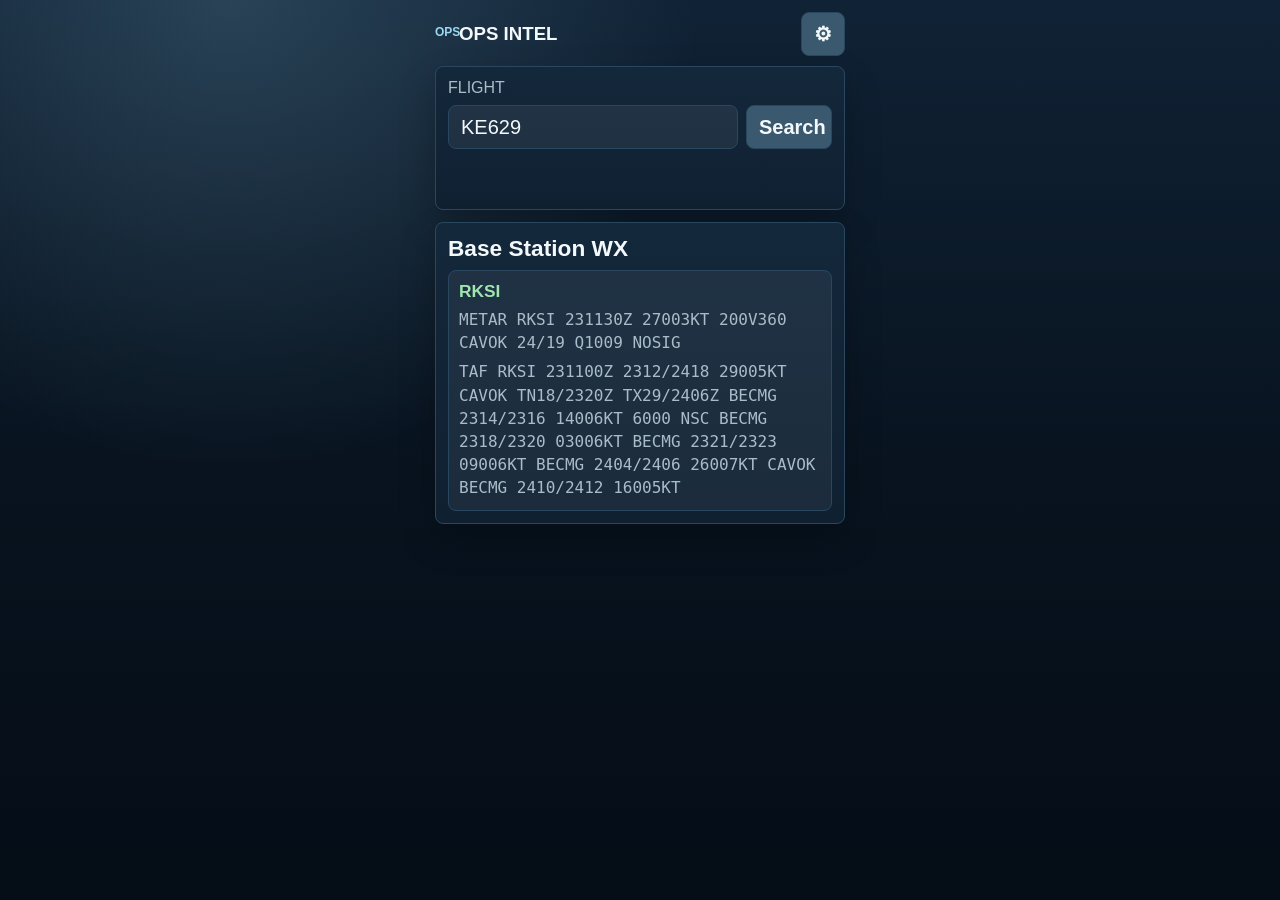
<file: docs/index.html>
<!doctype html>
<html lang="en">
<head>
  <meta charset="utf-8">
  <meta name="viewport" content="width=device-width, initial-scale=1">
  <title>OPS INTEL Pilot Briefing</title>
  <style>
    :root{color-scheme:dark;--bg:#08131f;--soft:#102235;--card:#14283b;--card2:#0f2031;--line:#29485f;--text:#f3f8fb;--muted:#a9bdc9;--accent:#9bd8f2;--ok:#9ee6ae;--warn:#f6d77b;--bad:#f2a39b;--shadow:0 16px 36px rgba(0,0,0,.24);--r:8px;--fs:15pt}
    *{box-sizing:border-box}body{margin:0;min-height:100vh;background:radial-gradient(circle at 18% 0%,rgba(155,216,242,.18),transparent 34%),linear-gradient(180deg,var(--soft),var(--bg) 52%,#050d17);color:var(--text);font-family:"Segoe UI",Arial,sans-serif;font-size:var(--fs)}button,input{font:inherit}button{cursor:pointer}.shell{width:min(430px,100%);min-height:100vh;margin:0 auto;padding:12px 10px 20px}.top{display:flex;align-items:center;justify-content:space-between;min-height:40px;margin-bottom:10px}.top strong{position:relative;padding-left:24px;font-size:14pt}.top strong:before{content:"OPS";position:absolute;left:0;top:2px;color:var(--accent);font-size:9pt}.card,.search,.settings{width:100%;border:1px solid var(--line);border-radius:var(--r);background:linear-gradient(180deg,var(--card),var(--card2));box-shadow:var(--shadow);padding:12px;margin-bottom:12px}.search{display:grid;gap:8px}.row{display:grid;grid-template-columns:minmax(0,1fr) 86px;gap:8px}input,button{min-height:44px;border:1px solid var(--line);border-radius:var(--r);background:rgba(255,255,255,.06);color:var(--text);padding:0 12px}button{background:color-mix(in srgb,var(--accent) 28%,var(--card));font-weight:700}label,.muted,.wx pre,.event p,.event li{color:var(--muted)}label{font-size:12pt;text-transform:uppercase}.hidden{display:none!important}.risk{border-radius:6px;padding:5px 8px;background:color-mix(in srgb,var(--ok) 38%,transparent);color:var(--ok);font-size:11pt;font-weight:800}.risk.medium{background:color-mix(in srgb,var(--warn) 36%,transparent);color:var(--warn)}.risk.high,.risk.critical{background:color-mix(in srgb,var(--bad) 34%,transparent);color:var(--bad)}.head{display:flex;justify-content:space-between;gap:10px}.head h1,.head h2{margin:0;font-size:17pt}.chips{display:flex;flex-wrap:wrap;gap:6px;margin:10px 0}.chips span{border:1px solid var(--line);border-radius:999px;background:rgba(255,255,255,.05);padding:5px 8px;color:var(--muted);font-size:11pt}.wx,.mini{border:1px solid var(--line);border-radius:var(--r);background:rgba(255,255,255,.05);padding:10px;margin-top:8px}.wx strong,.mini strong{display:block;color:var(--ok);font-size:13pt}.wx pre{white-space:pre-wrap;overflow-wrap:anywhere;margin:6px 0 0;font:12pt/1.45 "Segoe UI","Roboto Mono",Consolas,monospace}.threats{padding:0;overflow:hidden}.threats>h2{margin:0;padding:12px 12px 6px;font-size:15pt}.threat{border-top:1px solid var(--line);padding:10px 12px}.threat h3{display:flex;gap:8px;margin:0;color:var(--text);font-size:13pt}.rank{color:var(--warn);font-weight:800}.event{border-top:1px solid var(--line);margin-top:8px;padding-top:8px}.event summary{display:grid;grid-template-columns:minmax(0,1fr) auto;gap:8px;align-items:center;cursor:pointer}.event em{display:block;color:var(--muted);font-style:normal;font-size:11pt}.event h4{margin:10px 0;color:var(--text);font-size:15pt}.settingsOverlay{position:fixed;inset:0;z-index:20;display:grid;place-items:center;padding:18px;background:rgba(2,8,14,.68);backdrop-filter:blur(8px)}.settings{max-height:min(640px,calc(100vh - 36px));overflow:auto;margin:0}.panelHead,.settingLine,.stationItem{display:flex;align-items:center;justify-content:space-between;gap:10px}.settingLine,.stationItem{border:1px solid var(--line);border-radius:var(--r);background:rgba(255,255,255,.05);padding:10px;margin:10px 0}.switch{display:inline-flex;align-items:center;gap:8px}.switch input{position:absolute;opacity:0}.track{position:relative;width:48px;height:26px;border:1px solid var(--line);border-radius:999px;background:#6f8394}.thumb{position:absolute;left:3px;top:2px;width:20px;height:20px;border-radius:50%;background:#fff;transition:transform .16s}.switch input:checked+.track{background:var(--accent)}.switch input:checked+.track .thumb{transform:translateX(21px)}body.light{color-scheme:light;--bg:#f7fbfc;--soft:#eef8fb;--card:#fff;--card2:#f5fbfd;--line:#cfe3ec;--text:#20313a;--muted:#5b7380;--accent:#8ecae6;--ok:#3e9b61;--warn:#c79a2b;--bad:#d77c73;--shadow:0 14px 30px rgba(116,150,160,.18)}@media(max-width:360px){.row{grid-template-columns:1fr}}
  </style>
</head>
<body>
  <main class="shell">
    <header class="top"><strong>OPS INTEL</strong><button id="settingsBtn" aria-label="Settings">&#9881;</button></header>
    <section id="settings" class="settingsOverlay hidden" role="dialog" aria-modal="true">
      <div class="settings">
        <div class="panelHead"><h2>Settings</h2><button id="closeSettings">&times;</button></div>
        <div class="settingLine"><span>Theme</span><label class="switch"><input id="themeToggle" type="checkbox"><span class="track"><span class="thumb"></span></span><b id="themeLabel">Dark</b></label></div>
        <div class="settingLine"><span>Event Database</span><b id="eventCount">Loading...</b></div>
        <form id="stationForm"><label for="stationInput">Base Station</label><div class="row"><input id="stationInput" placeholder="RKSI" maxlength="4"><button id="stationSave">Add</button></div></form>
        <div id="stationList"></div>
      </div>
    </section>
    <section class="search"><label for="flightInput">Flight</label><div class="row"><input id="flightInput" value="KE629"><button id="searchBtn">Search</button></div><p id="status" class="muted"></p></section>
    <section id="baseWx"></section>
    <section id="briefing" class="hidden"></section>
  </main>
  <script>
    const DATA = {};
    const $ = id => document.getElementById(id);
    const esc = v => String(v ?? "").replace(/[&<>"']/g, c => ({'&':'&amp;','<':'&lt;','>':'&gt;','"':'&quot;',"'":'&#39;'}[c]));
    const norm = v => String(v||"").trim().toUpperCase().replace(/[^A-Z0-9]/g,"").slice(0,4);
    const read = (k,d) => { try { return JSON.parse(localStorage.getItem(k)) ?? d } catch { return d } };
    const stations = () => { const s = read("opsIntelBaseStations", ["RKSI"]).map(norm).filter(x=>x.length===4); return s.length?s:["RKSI"] };
    const saveStations = s => localStorage.setItem("opsIntelBaseStations", JSON.stringify([...new Set(s.map(norm).filter(x=>x.length===4))]));
    const severity = v => (v||0)>=5?"Critical":(v||0)>=4?"High":(v||0)>=3?"Medium":"Low";
    const riskLevel = tags => tags.includes("WINDSHEAR")||["TSRA","CB","LOW_VISIBILITY","HEAVY_RAIN"].filter(x=>tags.includes(x)).length>=2?"HIGH":tags.some(x=>["TSRA","CB","LOW_VISIBILITY","HEAVY_RAIN","WET_RWY","GUST","TAILWIND","CROSSWIND","FOG"].includes(x))?"MEDIUM":"LOW";
    const weatherTags = text => { const t=(text||"").toUpperCase(), tags=[]; [["WINDSHEAR","WS"],["TSRA","TSRA"],["CB","CB"],["HEAVY_RAIN","+RA"],["WET_RWY","RA"],["GUST","G"],["FOG","FG"],["LOW_VISIBILITY"," 3000"],["CROSSWIND","KT"]].forEach(([a,b])=>{if(t.includes(b))tags.push(a)}); return [...new Set(tags)] };
    const threatTitle = tags => tags.includes("WET_RWY")?["Wet Runway Landing Performance","Wet runway and convective weather may reduce landing performance margin."]:tags.some(x=>["CONVECTIVE_WEATHER","TSRA","CB"].includes(x))?["Convective Weather Near Final Approach","Thunderstorm cells near final can rapidly reduce path, speed, and wind margin."]:tags.includes("UNSTABLE_APPROACH_RISK")?["Unstable Approach and Late Go-Around","High workload conditions increase continuation bias below stable approach gates."]:tags.includes("GPS_INTEGRITY")?["RNAV and GPS Integrity","Navigation integrity changes require a briefed backup approach and early reconfiguration."]:tags.includes("ETOPS")?["Long-Haul Diversion and System Margin","Long-haul sectors need early fuel, system, and alternate decision gates."]:["Route-Based Operational Threat","Similar route events suggest a targeted prevention review."];
    async function loadData(){ for (const name of ["routes","events","ops_intel","weather","status"]) DATA[name]=await fetch(`data/${name}.json`).then(r=>r.json()) }
    function applyTheme(v){ const light=v==="light"; document.body.classList.toggle("light",light); $("themeToggle").checked=light; $("themeLabel").textContent=light?"Light":"Dark"; localStorage.setItem("opsIntelTheme",light?"light":"dark") }
    function renderStations(){ $("stationList").innerHTML=stations().map(s=>`<div class="stationItem"><b>${s}</b><button data-edit="${s}">Edit</button><button data-del="${s}">Delete</button></div>`).join(""); document.querySelectorAll("[data-edit]").forEach(b=>b.onclick=()=>{$("stationInput").value=b.dataset.edit;$("stationSave").textContent="Save"}); document.querySelectorAll("[data-del]").forEach(b=>b.onclick=()=>{saveStations(stations().filter(s=>s!==b.dataset.del));renderStations();renderBaseWx()}) }
    function renderBaseWx(){ $("baseWx").innerHTML=`<article class="card"><div class="head"><h2>Base Station WX</h2></div>${stations().map(s=>{const wx=DATA.weather.stations[s]||{};return `<div class="wx"><strong>${s}</strong><pre>${esc(wx.metar||"METAR unavailable")}</pre><pre>${esc(wx.taf||"TAF unavailable")}</pre></div>`}).join("")}</article>` }
    function score(event, ctx, tags){ let s=0, et=event.tags||[]; if(event.airport_icao===ctx.arrival_icao)s+=25; if(event.runway&&event.runway===ctx.destination_runway)s+=15; if(tags.length)s+=Math.min(25,Math.round(25*tags.filter(x=>et.includes(x)).length/tags.length)); if(["VISUAL","RNAV","ILS"].includes(event.approach_type))s+=10; if(event.aircraft_category==="JET")s+=10; if(["APPROACH","LANDING"].includes(event.flight_phase))s+=10; if(et.some(x=>["UNSTABLE_APPROACH_RISK","CONVECTIVE_WEATHER","WET_RWY"].includes(x)))s+=5; return Math.min(s,100) }
    function renderBriefing(){ const q=$("flightInput").value.trim().toUpperCase()||"KE629", route=DATA.routes.routes[q]||DATA.routes.routes[`KE${parseInt(q.slice(2)||"629",10)}`]||DATA.routes.routes.KE629; const wx=DATA.weather.stations[route.arrival_icao]||{}; const tags=weatherTags(`${wx.metar} ${wx.taf}`); if(route.arrival_icao==="WADD") tags.push("WET_RWY","UNSTABLE_APPROACH_RISK"); const ctx={flight:q,route:`${route.departure_iata}-${route.arrival_iata}`,aircraft:route.aircraft_type||"Unknown",departure_icao:route.departure_icao,arrival_icao:route.arrival_icao,destination_runway:route.arrival_icao==="WADD"?"RWY09":"",risk:riskLevel(tags)}; const ranked=DATA.events.events.map(e=>[e,score(e,ctx,tags)]).filter(([e,s])=>e.airport_icao===ctx.arrival_icao||s>=35).sort((a,b)=>b[1]-a[1]).slice(0,18); const groups=[]; ranked.forEach(([e,sim])=>{const [title,desc]=threatTitle(e.tags||[]); let g=groups.find(x=>x.title===title); if(!g){g={title,desc,events:[]};groups.push(g)} if(g.events.length<4)g.events.push({...e,sim})}); $("baseWx").classList.add("hidden"); $("briefing").classList.remove("hidden"); $("briefing").innerHTML=`<article class="card"><div class="head"><div><h1>${ctx.flight} ${ctx.route}</h1><p class="muted">${ctx.departure_icao} -> ${ctx.arrival_icao} - ${ctx.aircraft}</p></div><b class="risk ${ctx.risk.toLowerCase()}">${ctx.risk}</b></div><div class="chips"><span>${ctx.destination_runway||"RWY TBD"}</span><span>${tags.join("/")||"ROUTE ONLY"}</span></div><div class="wx"><strong>METAR</strong><pre>${esc(wx.metar||"METAR unavailable")}</pre><strong>TAF</strong><pre>${esc(wx.taf||"TAF unavailable")}</pre></div></article><article class="card threats"><h2>Today's Top Threats</h2>${groups.slice(0,5).map((g,i)=>`<section class="threat"><h3><span class="rank">${i+1}</span>${esc(g.title)}</h3>${g.events.map(e=>`<details class="event"><summary><span><b>${esc(e.event_type||e.core_event||"Event")}</b><em>Events 1 - Similar ${e.sim}%</em></span><b class="risk ${severity(e.severity).toLowerCase()}">${severity(e.severity)}</b></summary><h4>${esc((e.event_date||"").slice(0,4))} ${esc(e.airport_iata||"")} ${esc(e.runway||"")} ${esc(e.aircraft_type||"")} | ${esc(e.lesson_keyword||"")}</h4><p>${esc(e.summary||g.desc)}</p><b>Contributing factors</b><ul>${(e.contributing_factors||[]).map(x=>`<li>${esc(x)}</li>`).join("")}</ul><b>Operational lessons</b><ul>${(e.operational_lessons||[]).map(x=>`<li>${esc(x)}</li>`).join("")}</ul></details>`).join("")}</section>`).join("")}</article>` }
    $("settingsBtn").onclick=()=>{$("settings").classList.remove("hidden");$("eventCount").textContent=`${DATA.status.events} events / ${DATA.status.ops_intel_items} intel`;renderStations();$("stationInput").focus()}; $("closeSettings").onclick=()=>$("settings").classList.add("hidden"); $("settings").onclick=e=>{if(e.target===$("settings"))$("settings").classList.add("hidden")}; $("themeToggle").onchange=()=>applyTheme($("themeToggle").checked?"light":"dark"); $("stationForm").onsubmit=e=>{e.preventDefault(); const v=norm($("stationInput").value); if(v.length!==4)return; saveStations([...stations().filter(s=>s!==v),v]); $("stationInput").value=""; $("stationSave").textContent="Add"; $("settings").classList.add("hidden"); renderBaseWx()}; $("searchBtn").onclick=renderBriefing; $("flightInput").onkeydown=e=>{if(e.key==="Enter")renderBriefing()}; loadData().then(()=>{applyTheme(localStorage.getItem("opsIntelTheme")||"dark"); renderBaseWx()});
  </script>
</body>
</html>
</file>
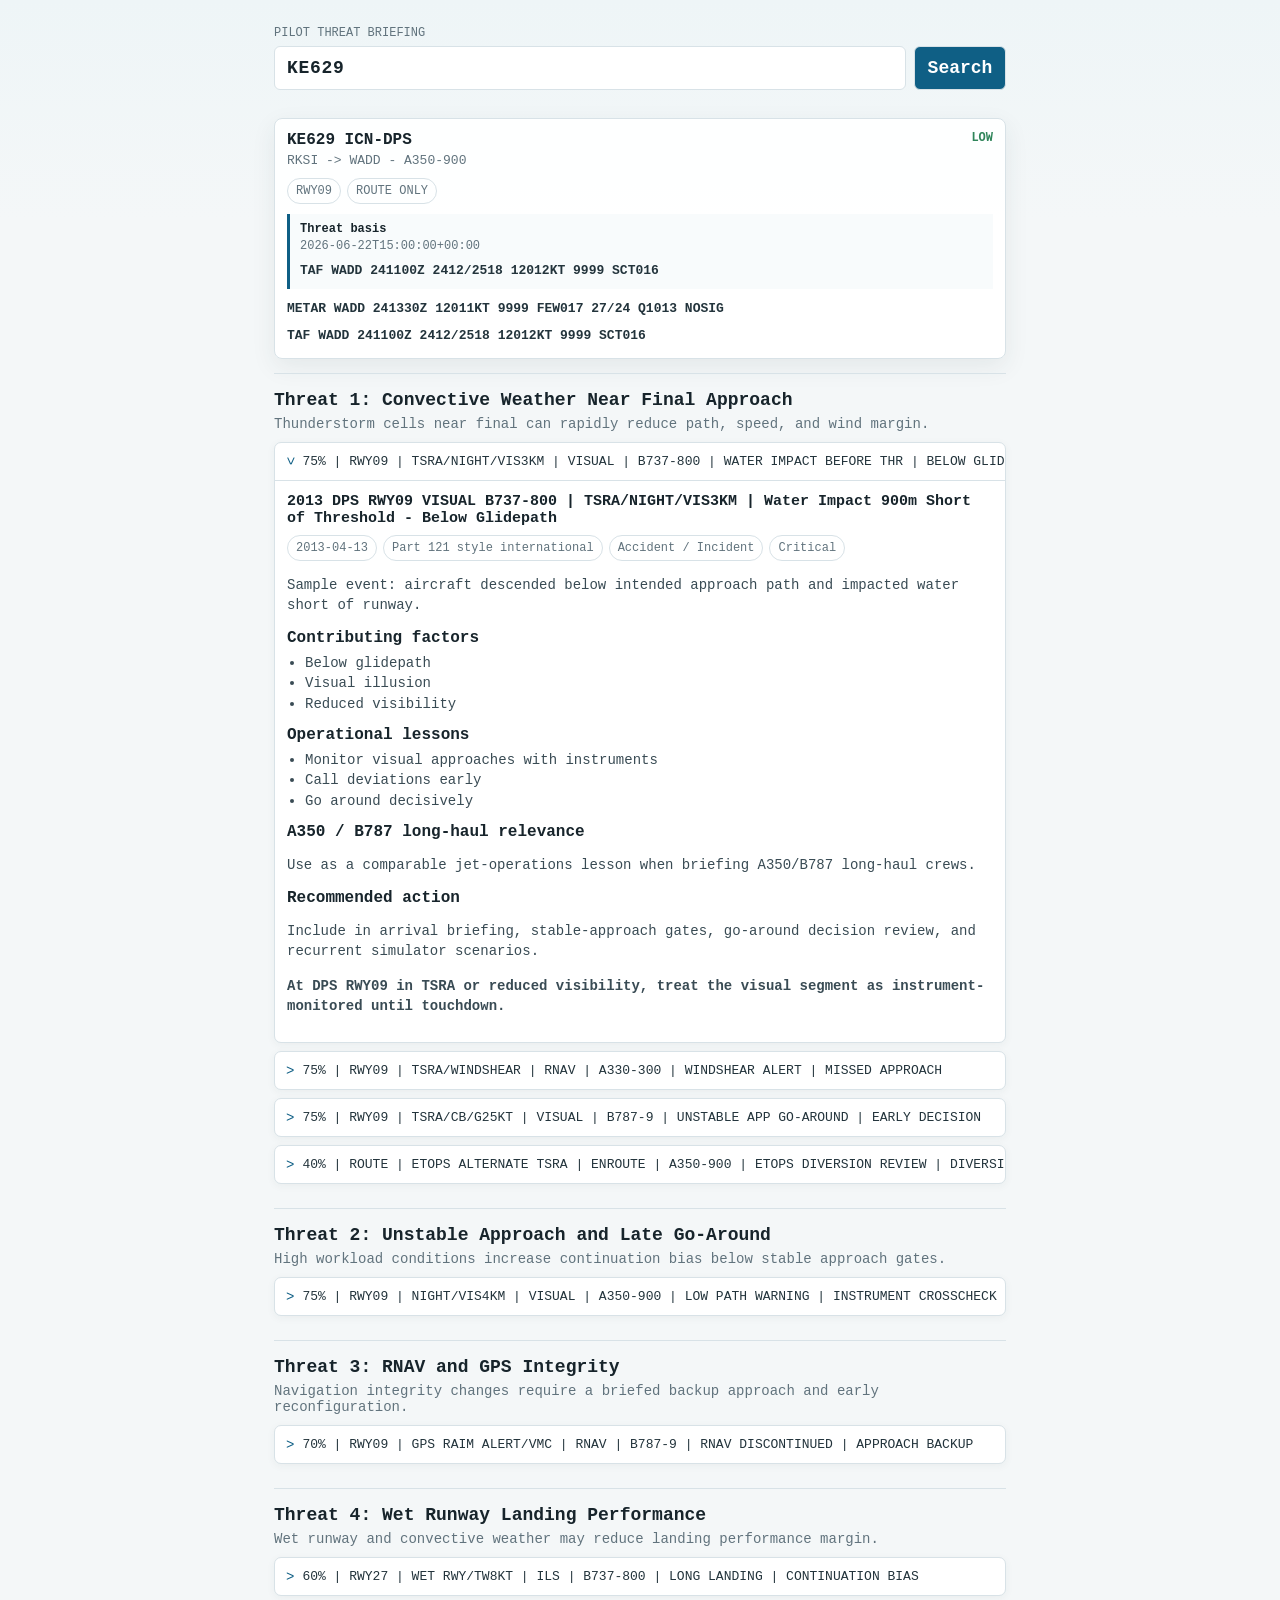
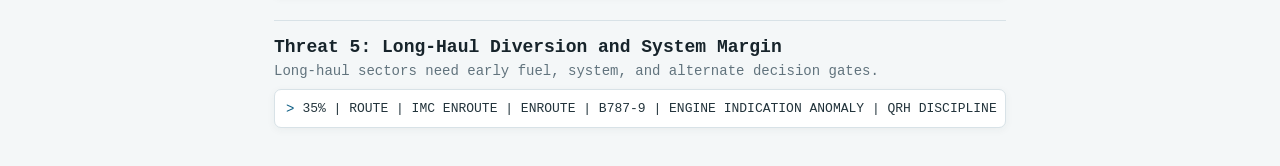
<file: briefing_sample.html>
<!doctype html>
<html lang="en">
<head>
  <meta charset="utf-8">
  <meta name="viewport" content="width=device-width, initial-scale=1">
  <title>Pilot Threat Briefing</title>
  <style>
    :root{color-scheme:light;--telegraph-font:"Courier New",Courier,"Lucida Console",Monaco,monospace;--bg:#f4f7f8;--panel:#fff;--line:#d8e2e7;--text:#17242b;--muted:#61737d;--blue:#0f5f85;--amber:#b7791f;--red:#c24135;--green:#2f855a}
    *{box-sizing:border-box}body{margin:0;background:linear-gradient(180deg,#eef5f7 0%,var(--bg) 220px);color:var(--text);font-family:var(--telegraph-font)}.shell{width:min(760px,100%);margin:0 auto;padding:14px}.search{padding:12px 0}label{display:block;color:var(--muted);font-size:12px;text-transform:uppercase;margin-bottom:6px}.row{display:grid;grid-template-columns:1fr 92px;gap:8px}input,button{border:1px solid var(--line);border-radius:6px;background:var(--panel);color:var(--text);min-height:44px;font-family:var(--telegraph-font);font-size:18px;padding:0 12px}#flight{font-weight:700;letter-spacing:.04em}button{background:var(--blue);color:#fff;font-weight:700}.context{position:static;background:rgba(255,255,255,.96);border:1px solid var(--line);box-shadow:0 8px 24px rgba(35,58,68,.08);border-radius:8px;padding:12px;margin-bottom:14px}.contextTop{display:flex;align-items:flex-start;justify-content:space-between;gap:10px}.contextTop strong,.contextTop span{display:block}.contextTop span{color:var(--muted);margin-top:4px;font-size:13px}.risk{padding:0;font-size:12px;background:transparent;color:var(--green);font-weight:700}.risk.medium{color:var(--amber)}.risk.high,.risk.critical{color:var(--red);font-weight:800}.chips,.eventMeta{display:flex;flex-wrap:wrap;gap:6px;margin:10px 0}.chips span,.eventMeta span{border:1px solid var(--line);border-radius:999px;padding:5px 8px;color:var(--muted);font-size:12px}.forecastBasis{border-left:3px solid var(--blue);margin:10px 0;padding:8px 10px;background:#f8fbfc}.forecastBasis b,.forecastBasis span{display:block}.forecastBasis b{font-size:12px;color:var(--text)}.forecastBasis span{color:var(--muted);font-size:12px;margin-top:3px}.weatherText{white-space:pre-wrap;margin:8px 0 0;color:#23343c;font-family:var(--telegraph-font);font-size:13px;font-weight:600;line-height:1.5;letter-spacing:0}.threat{border-top:1px solid var(--line);padding:16px 0}h2{font-size:18px;margin:0 0 6px}.threat>p{color:var(--muted);margin:0 0 10px;font-size:14px}details{border:1px solid var(--line);border-radius:7px;margin:8px 0;background:var(--panel);box-shadow:0 2px 8px rgba(35,58,68,.05)}summary{display:flex;align-items:center;gap:8px;cursor:pointer;overflow-x:auto;padding:11px;color:var(--blue)}summary::marker,summary::-webkit-details-marker{content:"";display:none}.dropIcon{flex:0 0 auto;color:var(--blue);font-size:14px;line-height:1}details[open] .dropIcon{transform:rotate(90deg)}summary span{display:block;min-width:max-content;white-space:nowrap;font-family:var(--telegraph-font);font-size:13px;color:#22333b}.detail{border-top:1px solid var(--line);padding:12px}.eventMeta{margin:0 0 10px}h3{margin:0 0 8px;font-size:15px}ul{margin:6px 0 12px 18px;padding:0}li,.detail p{color:#394b54;font-size:14px;line-height:1.45}.brief{color:var(--amber);font-weight:700}.mobileHeader,.threatsTitle,.mobileEventMeta,.threatRank,.eventRisk{display:none}
    @media(max-width:430px){body{min-height:100vh;overflow-x:hidden;background:linear-gradient(180deg,#eef5f7 0%,var(--bg) 220px);color:var(--text)}.shell{width:100%;max-width:430px;min-height:100vh;padding:12px 10px 18px}.mobileHeader{display:flex;align-items:center;justify-content:space-between;margin:4px 0 12px;color:var(--text)}.mobileHeader strong{position:relative;padding-left:0;font-size:12px;letter-spacing:0}.mobileHeader strong::before{content:none}.mobileHeader span{color:var(--muted);font-size:18px}.search{display:none}.row{grid-template-columns:minmax(0,1fr) 82px}input,button{border-color:var(--line);background:var(--panel);color:var(--text);border-radius:7px;font-size:16px}button{background:#2f72d7}.context{position:static;border-color:var(--line);background:rgba(255,255,255,.96);box-shadow:0 8px 24px rgba(35,58,68,.08);border-radius:8px;padding:12px;margin-bottom:12px}.contextTop strong{color:var(--text);font-size:17px;line-height:1.2}.contextTop span{color:var(--muted);font-size:12px}.risk{background:transparent;color:var(--green);padding:0;font-size:11px;text-transform:uppercase}.risk.medium{background:transparent;color:var(--amber)}.risk.high,.risk.critical{background:transparent;color:var(--red);font-weight:800}.chips{margin:9px 0 10px}.chips span,.eventMeta span{border-color:var(--line);background:#f8fbfc;color:var(--muted);font-size:10px}.forecastBasis{border-left:0;border:1px solid var(--line);border-radius:7px;background:#f8fbfc;margin:10px 0;padding:9px}.forecastBasis b{color:var(--blue);font-size:12px}.forecastBasis span{color:var(--muted)}.weatherText{overflow-wrap:anywhere;color:#23343c;font-size:11px;line-height:1.55;font-weight:500}.context>.weatherText:last-child{border-top:1px solid var(--line);padding-top:8px}.threats{border:1px solid var(--line);border-radius:8px;background:var(--panel);box-shadow:0 2px 8px rgba(35,58,68,.05);overflow:hidden}.threatsTitle{display:block;margin:0;padding:12px 12px 6px;color:var(--text);font-size:15px}.threat{border-top:1px solid var(--line);padding:0}.threat>h2{display:flex;align-items:flex-start;gap:8px;margin:0;padding:10px 12px 0;color:var(--text);font-size:12px;line-height:1.25}.threatRank{display:block;flex:0 0 16px;color:var(--amber);font-size:13px;font-weight:700}.desktopThreatPrefix,.threat>p,.eventLine{display:none}details{border:0;border-radius:0;margin:0;background:transparent;box-shadow:none}summary{display:grid;grid-template-columns:14px minmax(0,1fr) auto;gap:7px;align-items:center;padding:4px 10px 10px 34px;overflow:visible}.dropIcon{color:var(--blue);font-size:11px}.mobileEventMeta{display:block;min-width:0;color:var(--muted);white-space:normal;font-family:var(--telegraph-font);font-size:10px;line-height:1.3}.eventRisk{display:block;grid-column:3;grid-row:1;align-self:start}.detail{border-top:1px solid var(--line);background:#f8fbfc;padding:12px}.detail h3{margin:0 0 10px;color:var(--text);font-size:16px;line-height:1.35}.detail b{color:var(--text);font-size:13px}li,.detail p{color:#394b54;font-size:12px;line-height:1.55}.brief{color:var(--amber)}}@media(max-width:390px){.shell{padding:10px}h2{font-size:16px}summary span{font-size:12px}}
  </style>
</head>
<body class="briefingLoaded">
  <main class="shell">
    <header class="mobileHeader">
      <strong>Pilot Threat Briefing</strong>
      <span aria-hidden="true">&#9776;</span>
    </header>
    <section class="search">
      <label for="flight">Pilot Threat Briefing</label>
      <div class="row">
        <input id="flight" value="KE629" autocomplete="off" readonly>
        <button type="button">Search</button>
      </div>
      <p id="status"></p>
    </section>

    <section class="context">
      <div class="contextTop">
        <div>
          <strong>KE629 ICN-DPS</strong>
          <span>RKSI -> WADD - A350-900</span>
        </div>
        <b class="risk low">LOW</b>
      </div>
      <div class="chips">
        <span>RWY09</span>
        <span>ROUTE ONLY</span>
      </div>
      <div class="forecastBasis">
        <b>Threat basis</b>
        <span>2026-06-22T15:00:00+00:00</span>
        <pre class="weatherText">TAF WADD 241100Z 2412/2518 12012KT 9999 SCT016</pre>
      </div>
      <pre class="weatherText">METAR WADD 241330Z 12011KT 9999 FEW017 27/24 Q1013 NOSIG</pre>
      <pre class="weatherText">TAF WADD 241100Z 2412/2518 12012KT 9999 SCT016</pre>
    </section>

    <section class="threats">
      <h2 class="threatsTitle">Today's Top Threats</h2>

      <section class="threat">
        <h2><span class="desktopThreatPrefix">Threat 1: </span><span class="threatRank">1</span>Convective Weather Near Final Approach</h2>
        <p>Thunderstorm cells near final can rapidly reduce path, speed, and wind margin.</p>
        <div class="events">
          <details open>
            <summary>
              <span class="dropIcon">&gt;</span>
              <span class="eventLine">75% | RWY09 | TSRA/NIGHT/VIS3KM | VISUAL | B737-800 | WATER IMPACT BEFORE THR | BELOW GLIDEPATH</span>
              <span class="mobileEventMeta">Events 1 - Similar 75%</span>
              <b class="risk eventRisk critical">CRITICAL</b>
            </summary>
            <div class="detail">
              <h3>2013 DPS RWY09 VISUAL B737-800 | TSRA/NIGHT/VIS3KM | Water Impact 900m Short of Threshold - Below Glidepath</h3>
              <div class="eventMeta"><span>2013-04-13</span><span>Part 121 style international</span><span>Accident / Incident</span><span>Critical</span></div>
              <p>Sample event: aircraft descended below intended approach path and impacted water short of runway.</p>
              <b>Contributing factors</b>
              <ul><li>Below glidepath</li><li>Visual illusion</li><li>Reduced visibility</li></ul>
              <b>Operational lessons</b>
              <ul><li>Monitor visual approaches with instruments</li><li>Call deviations early</li><li>Go around decisively</li></ul>
              <b>A350 / B787 long-haul relevance</b>
              <p>Use as a comparable jet-operations lesson when briefing A350/B787 long-haul crews.</p>
              <b>Recommended action</b>
              <p>Include in arrival briefing, stable-approach gates, go-around decision review, and recurrent simulator scenarios.</p>
              <p class="brief">At DPS RWY09 in TSRA or reduced visibility, treat the visual segment as instrument-monitored until touchdown.</p>
            </div>
          </details>
          <details>
            <summary><span class="dropIcon">&gt;</span><span class="eventLine">75% | RWY09 | TSRA/WINDSHEAR | RNAV | A330-300 | WINDSHEAR ALERT | MISSED APPROACH</span><span class="mobileEventMeta">Events 1 - Similar 75%</span><b class="risk eventRisk critical">CRITICAL</b></summary>
            <div class="detail"><h3>2019 DPS RWY09 RNAV A330-300 | TSRA/WINDSHEAR | Windshear Alert on Final - Missed Approach</h3><div class="eventMeta"><span>2019-03-12</span><span>Part 121 style international</span><span>Accident / Incident</span><span>Critical</span></div><p>Sample event: windshear alert occurred during short final in convective rain.</p><b>Contributing factors</b><ul><li>Windshear</li><li>Heavy rain</li><li>Short final</li></ul><b>Operational lessons</b><ul><li>Execute escape guidance</li><li>Delay approach in active cells</li><li>Coordinate runway change</li></ul><b>A350 / B787 long-haul relevance</b><p>Use as a comparable jet-operations lesson when briefing A350/B787 long-haul crews.</p><b>Recommended action</b><p>Include in arrival briefing, stable-approach gates, go-around decision review, and recurrent simulator scenarios.</p><p class="brief">Treat windshear reports at DPS as a hard trigger for delay or missed approach.</p></div>
          </details>
          <details>
            <summary><span class="dropIcon">&gt;</span><span class="eventLine">75% | RWY09 | TSRA/CB/G25KT | VISUAL | B787-9 | UNSTABLE APP GO-AROUND | EARLY DECISION</span><span class="mobileEventMeta">Events 1 - Similar 75%</span><b class="risk eventRisk high">HIGH</b></summary>
            <div class="detail"><h3>2021 DPS RWY09 VISUAL B787-9 | TSRA/CB/G25KT | Unstable Approach Go-Around - Early Decision</h3><div class="eventMeta"><span>2021-11-02</span><span>Long-haul Part 121 style</span><span>Accident / Incident</span><span>High</span></div><p>Sample event: crew discontinued approach after convective cell moved near final.</p><b>Contributing factors</b><ul><li>CB near final</li><li>Gusty wind</li><li>High workload</li></ul><b>Operational lessons</b><ul><li>Set convective gates</li><li>Plan early missed approach</li><li>Avoid last-minute visual continuation</li></ul><b>A350 / B787 long-haul relevance</b><p>Directly applicable to A350/B787 long-haul operations, especially during dispatch, approach briefing, and fatigue-aware threat management.</p><b>Recommended action</b><p>Include in arrival briefing, stable-approach gates, go-around decision review, and recurrent simulator scenarios.</p><p class="brief">When CB is near DPS final, make the go-around decision before descending below stable criteria.</p></div>
          </details>
          <details>
            <summary><span class="dropIcon">&gt;</span><span class="eventLine">40% | ROUTE | ETOPS ALTERNATE TSRA | ENROUTE | A350-900 | ETOPS DIVERSION REVIEW | DIVERSION MARGIN</span><span class="mobileEventMeta">Events 1 - Similar 40%</span><b class="risk eventRisk medium">MEDIUM</b></summary>
            <div class="detail"><h3>2023 DPS  ENROUTE A350-900 | ETOPS ALTERNATE TSRA | ETOPS Alternate Weather Deterioration - Diversion Margin</h3><div class="eventMeta"><span>2023-02-14</span><span>A350 long-haul operation</span><span>Flight Operations</span><span>Medium</span></div><p>Sample event: destination and alternate weather required early fuel and diversion reassessment.</p><b>Contributing factors</b><ul><li>Convective weather</li><li>Long-haul fuel planning</li><li>Alternate trend</li></ul><b>Operational lessons</b><ul><li>Monitor alternate TAFs</li><li>Set fuel decision points</li><li>Coordinate dispatch early</li></ul><b>A350 / B787 long-haul relevance</b><p>Directly applicable to A350/B787 long-haul operations, especially during dispatch, approach briefing, and fatigue-aware threat management.</p><b>Recommended action</b><p>Review dispatch release, ETOPS alternates, fuel decision points, and enroute contingency briefing.</p><p class="brief">On ICN-DPS, update ETOPS and destination alternates before committing beyond fuel decision points.</p></div>
          </details>
        </div>
      </section>

      <section class="threat">
        <h2><span class="desktopThreatPrefix">Threat 2: </span><span class="threatRank">2</span>Unstable Approach and Late Go-Around</h2>
        <p>High workload conditions increase continuation bias below stable approach gates.</p>
        <div class="events"><details><summary><span class="dropIcon">&gt;</span><span class="eventLine">75% | RWY09 | NIGHT/VIS4KM | VISUAL | A350-900 | LOW PATH WARNING | INSTRUMENT CROSSCHECK</span><span class="mobileEventMeta">Events 1 - Similar 75%</span><b class="risk eventRisk high">HIGH</b></summary><div class="detail"><h3>2022 DPS RWY09 VISUAL A350-900 | NIGHT/VIS4KM | Low Visual Path on Night Approach - Instrument Crosscheck</h3><div class="eventMeta"><span>2022-08-19</span><span>A350 long-haul operation</span><span>Accident / Incident</span><span>High</span></div><p>Sample event: night visual segment produced a low-path deviation corrected after callout.</p><b>Contributing factors</b><ul><li>Black-hole effect</li><li>Night</li><li>Visual transition</li></ul><b>Operational lessons</b><ul><li>Maintain vertical guidance</li><li>Use PM callouts</li><li>Go around if path not recovered</li></ul><b>A350 / B787 long-haul relevance</b><p>Directly applicable to A350/B787 long-haul operations, especially during dispatch, approach briefing, and fatigue-aware threat management.</p><b>Recommended action</b><p>Include in arrival briefing, stable-approach gates, go-around decision review, and recurrent simulator scenarios.</p><p class="brief">At night over water into DPS RWY09, keep instrument vertical guidance primary.</p></div></details></div>
      </section>

      <section class="threat">
        <h2><span class="desktopThreatPrefix">Threat 3: </span><span class="threatRank">3</span>RNAV and GPS Integrity</h2>
        <p>Navigation integrity changes require a briefed backup approach and early reconfiguration.</p>
        <div class="events"><details><summary><span class="dropIcon">&gt;</span><span class="eventLine">70% | RWY09 | GPS RAIM ALERT/VMC | RNAV | B787-9 | RNAV DISCONTINUED | APPROACH BACKUP</span><span class="mobileEventMeta">Events 1 - Similar 70%</span><b class="risk eventRisk medium">MEDIUM</b></summary><div class="detail"><h3>2020 DPS RWY09 RNAV B787-9 | GPS RAIM ALERT/VMC | GPS Integrity Alert Before Final - Approach Backup</h3><div class="eventMeta"><span>2020-06-07</span><span>B787 long-haul operation</span><span>Accident / Incident / Flight Operations</span><span>Medium</span></div><p>Sample event: crew switched to alternate approach after GPS integrity alert.</p><b>Contributing factors</b><ul><li>GPS integrity</li><li>Late setup</li><li>Approach change</li></ul><b>Operational lessons</b><ul><li>Brief raw-data backup</li><li>Confirm database and RAIM</li><li>Avoid rushed reconfiguration</li></ul><b>A350 / B787 long-haul relevance</b><p>Directly applicable to A350/B787 long-haul operations, especially during dispatch, approach briefing, and fatigue-aware threat management.</p><b>Recommended action</b><p>Include in arrival briefing, stable-approach gates, go-around decision review, and recurrent simulator scenarios.</p><p class="brief">For RNAV into DPS, brief an immediate backup approach if GPS integrity degrades.</p></div></details></div>
      </section>

      <section class="threat">
        <h2><span class="desktopThreatPrefix">Threat 4: </span><span class="threatRank">4</span>Wet Runway Landing Performance</h2>
        <p>Wet runway and convective weather may reduce landing performance margin.</p>
        <div class="events"><details><summary><span class="dropIcon">&gt;</span><span class="eventLine">60% | RWY27 | WET RWY/TW8KT | ILS | B737-800 | LONG LANDING | CONTINUATION BIAS</span><span class="mobileEventMeta">Events 1 - Similar 60%</span><b class="risk eventRisk high">HIGH</b></summary><div class="detail"><h3>2018 DPS RWY27 ILS B737-800 | WET RWY/TW8KT | Long Landing on Wet Runway - Continuation Bias</h3><div class="eventMeta"><span>2018-01-21</span><span>Part 121 style international</span><span>Accident / Incident</span><span>High</span></div><p>Sample event: touchdown occurred beyond planned zone on a wet runway with tailwind component.</p><b>Contributing factors</b><ul><li>Tailwind</li><li>Wet runway</li><li>Late touchdown</li></ul><b>Operational lessons</b><ul><li>Recompute landing distance</li><li>Respect stable gate</li><li>Go around after long flare</li></ul><b>A350 / B787 long-haul relevance</b><p>Use as a comparable jet-operations lesson when briefing A350/B787 long-haul crews.</p><b>Recommended action</b><p>Include in arrival briefing, stable-approach gates, go-around decision review, and recurrent simulator scenarios.</p><p class="brief">For wet DPS arrivals, brief touchdown-zone limits and tailwind landing-distance margin.</p></div></details></div>
      </section>

      <section class="threat">
        <h2><span class="desktopThreatPrefix">Threat 5: </span><span class="threatRank">5</span>Long-Haul Diversion and System Margin</h2>
        <p>Long-haul sectors need early fuel, system, and alternate decision gates.</p>
        <div class="events"><details><summary><span class="dropIcon">&gt;</span><span class="eventLine">35% | ROUTE | IMC ENROUTE | ENROUTE | B787-9 | ENGINE INDICATION ANOMALY | QRH DISCIPLINE</span><span class="mobileEventMeta">Events 1 - Similar 35%</span><b class="risk eventRisk medium">MEDIUM</b></summary><div class="detail"><h3>2021 DPS  ENROUTE B787-9 | IMC ENROUTE | Engine Indication Anomaly - QRH Discipline</h3><div class="eventMeta"><span>2021-05-03</span><span>B787 long-haul operation</span><span>Flight Operations / Maintenance / Technical Reliability</span><span>Medium</span></div><p>Sample event: abnormal indication required QRH review and diversion planning.</p><b>Contributing factors</b><ul><li>Long overwater sector</li><li>System anomaly</li><li>Decision timing</li></ul><b>Operational lessons</b><ul><li>Use QRH without delay</li><li>Compare trend data</li><li>Keep diversion options open</li></ul><b>A350 / B787 long-haul relevance</b><p>Directly applicable to A350/B787 long-haul operations, especially during dispatch, approach briefing, and fatigue-aware threat management.</p><b>Recommended action</b><p>Review dispatch release, ETOPS alternates, fuel decision points, and enroute contingency briefing.</p><p class="brief">For long overwater sectors, brief engine-indication decision gates and diversion airports.</p></div></details></div>
      </section>
    </section>
  </main>
</body>
</html>
</file>
